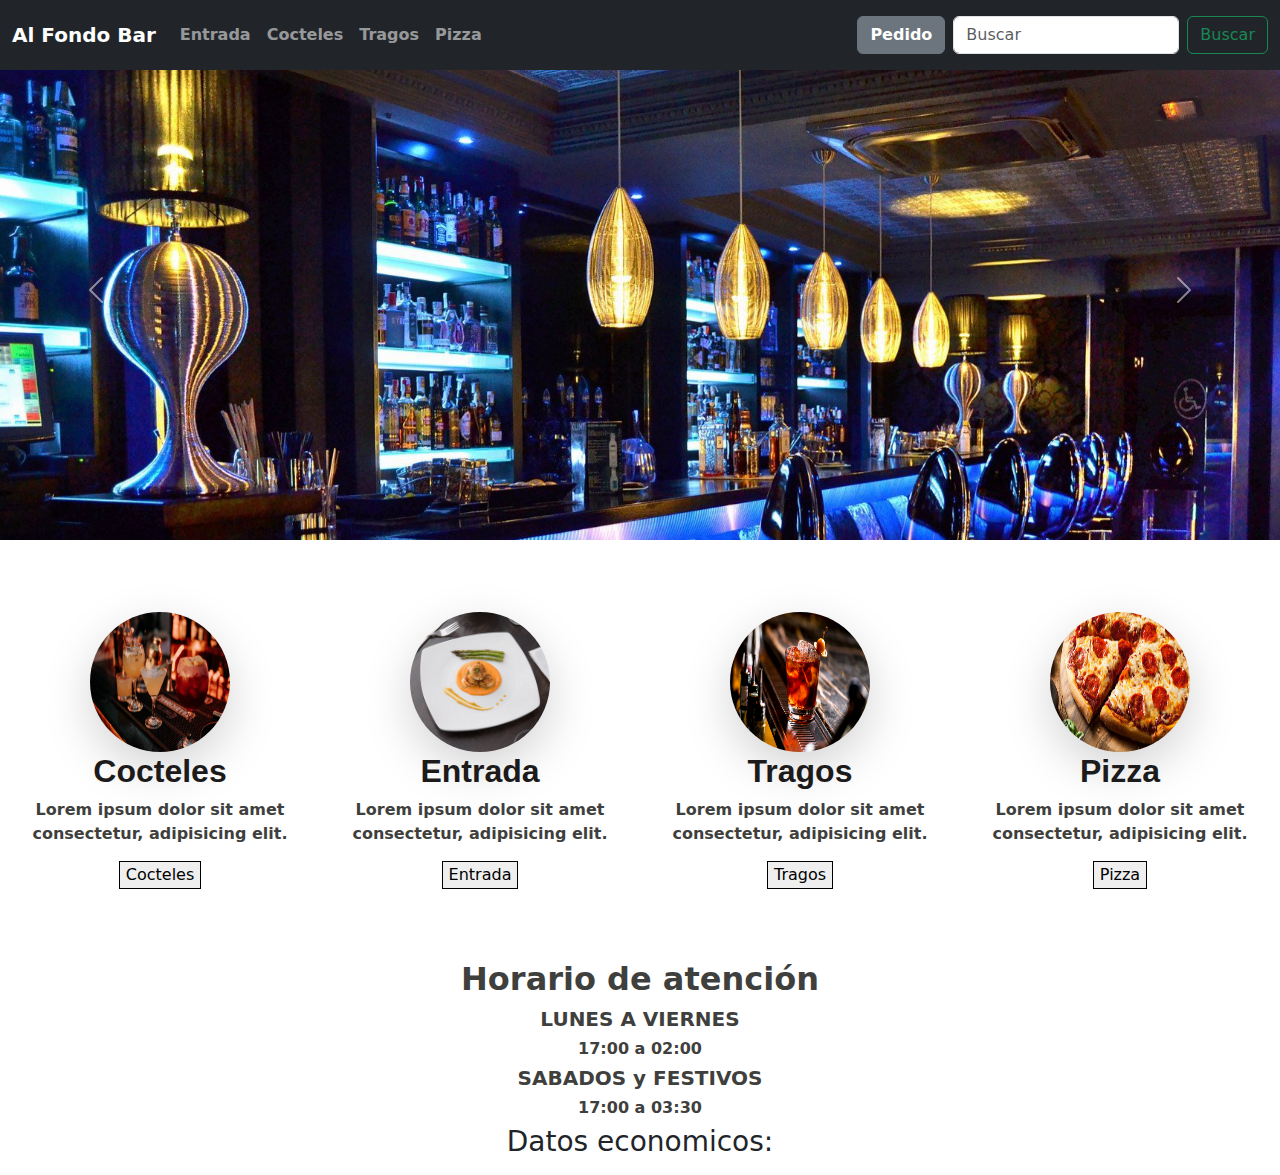
<file: index.html>
<!DOCTYPE html>
<html lang="es">

<head>
  <meta charset="UTF-8">
  <meta name="viewport" content="width=device-width, initial-scale=1.0">
  <title>Al Fondo Bar</title>
  <link rel="stylesheet" href="https://cdn.jsdelivr.net/npm/bootstrap@5.3.3/dist/css/bootstrap.min.css">
  <link rel="stylesheet" href="./assets/css/style.css">
</head>

<body>
  <!-- Barra de navegacion -->
  <nav class="navbar navbar-expand-sm navbar-dark fixed-top bg-dark">
    <div class="container-fluid">
      <a class="navbar-brand" href="index.html">Al Fondo Bar</a>
      <button class="navbar-toggler" type="button" data-bs-toggle="collapse" data-bs-target="#navbarCollapse"
        aria-controls="navbarCollapse" aria-expanded="false" aria-label="Toggle navigation">
        <span class="navbar-toggler-icon"></span>
      </button>
      <div class="collapse navbar-collapse" id="navbarCollapse">
        <ul class="navbar-nav me-auto mb-2 mb-md-0">
          <li class="nav-item">
            <a class="nav-link " aria-current="page" href="./entrada.html">Entrada</a>
          </li>
          <li class="nav-item">
            <a class="nav-link " href="./cocteles.html">Cocteles</a>
          </li>
          <li class="nav-item">
            <a class="nav-link" href="./tragos.html">Tragos</a>
          </li>
          <li class="nav-item">
            <a class="nav-link" href="./pizza.html">Pizza</a>
          </li>
        </ul>
        <a class="btn btn-secondary text-white fw-bold mx-lg-2 my-2 btn-pedido" href="./form.html">
          Pedido
        </a>
        <form class="d-flex" role="search">
          <input class="form-control me-2" type="search" placeholder="Buscar" aria-label="Search">
          <button class="btn btn-outline-success" type="buscar">Buscar</button>
        </form>
      </div>
    </div>
  </nav>

  <!-- Carrusel -->
  <div id="Auto" class="carousel slide" data-bs-ride="carousel">
    <div class="carousel-inner">
      <!--Imagenes Carrusel-->
      <div class="carousel-item active img-carrousel">
        <img src="./assets/img/bar1.jpg" class="d-block w-100" alt="...">
      </div>
      <div class="carousel-item img-carrousel">
        <img src="./assets/img/bar-1-1024x576.jpg" class="d-block w-100" alt="...">
      </div>
      <div class="carousel-item img-carrousel" >
        <img src="./assets/img/bar2.jpg" class="d-block w-100" alt="...">
      </div>
    </div>
    <button class="carousel-control-prev" type="button" data-bs-target="#Auto" data-bs-slide="prev">
      <span class="carousel-control-prev-icon" aria-hidden="true"></span>
      <span class="visually-hidden"></span>
    </button>
    <button class="carousel-control-next" type="button" data-bs-target="#Auto" data-bs-slide="next">
      <span class="carousel-control-next-icon" aria-hidden="true"></span>
      <span class="visually-hidden"></span>
    </button>
  </div>
  <div class="contenedor">
    <div id="contenedor">
      <br>
      <div class="container-fluid bg-ligth py-5 text-center">
        <div class="row ">
          <!-- Tarjeta Cocteles -->
          <div class="col-6 col-sm-6 mb-4 col-md-3">
            <img src="./assets/img/cocteles.jpeg" class="img-tarjetas rounded-circle shadow-lg" alt="...">
            <h2 class="Titulo">Cocteles</h2> <!-- Clase titulo crear clase-->
            <p>Lorem ipsum dolor sit amet consectetur, adipisicing elit. </p>
            <a href="cocteles.html"><button class="botones">Cocteles</button></a> <!-- Clase botones crear clase -->
          </div>
          <!-- Tarjeta Entrada -->
          <div class="col-6 col-sm-6 col-md-3">
            <img src="./assets/img/plato-entrada-.jpg" class="img-tarjetas rounded-circle shadow-lg" alt="...">
            <h2 class="Titulo">Entrada</h2> <!-- Clase titulo crear clase -->
            <p>Lorem ipsum dolor sit amet consectetur, adipisicing elit. </p>
            <a href="entrada.html"><button class="botones"> Entrada </button></a> <!-- Clase botones crear clase -->
          </div>
          <!-- Tarjeta Tragos -->
          <div class="col-6 col-sm-6 mb-4 col-md-3">
            <img src="./assets/img/tragos1.png" class="img-tarjetas rounded-circle shadow-lg" alt="...">
            <h2 class="Titulo">Tragos</h2> <!-- Clase titulo crear clase -->
            <p>Lorem ipsum dolor sit amet consectetur, adipisicing elit. </p>
            <a href="tragos.html"><button class="botones"> Tragos </button></a> <!-- Clase botones crear clase -->
          </div>
          <!-- Tarjeta Pizza -->
          <div class="col-6 col-sm-6 col-md-3">
            <img src="./assets/img/pizza.jpg" class="img-tarjetas rounded-circle shadow-lg" alt="...">
            <h2 class="Titulo">Pizza</h2> <!-- Clase titulo crear clase -->
            <p>Lorem ipsum dolor sit amet consectetur, adipisicing elit. </p>
            <a href="pizza.html"><button class="botones"> Pizza </button></a> <!-- Clase botones crear clase -->
          </div>
        </div>
      </div>
    </div>
    <div class="container text-center">
      <h2>Horario de atención</h2>
      <h5>LUNES A VIERNES</h5>
      <h6>17:00 a 02:00</h6>
      <h5>SABADOS y FESTIVOS</h5>
      <h6>17:00 a 03:30</h6>
    </div>
    <div class="container text-center ">
      <h3>Datos economicos:</h3>
      <ul id="datos-economicos"></ul>
    </div>
    <script src="https://cdn.jsdelivr.net/npm/bootstrap@5.3.3/dist/js/bootstrap.min.js"
      integrity="sha384-0pUGZvbkm6XF6gxjEnlmuGrJXVbNuzT9qBBavbLwCsOGabYfZo0T0to5eqruptLy"
      crossorigin="anonymous"></script>
    <script src="./assets/js/index.js"></script>
      <script src="https://cdn.jsdelivr.net/npm/bootstrap@5.3.3/dist/js/bootstrap.min.js" integrity="sha384-0pUGZvbkm6XF6gxjEnlmuGrJXVbNuzT9qBBavbLwCsOGabYfZo0T0to5eqruptLy" crossorigin="anonymous"></script>
      <script src="https://code.jquery.com/jquery-3.7.1.min.js" integrity="sha256-/JqT3SQfawRcv/BIHPThkBvs0OEvtFFmqPF/lYI/Cxo=" crossorigin="anonymous"></script>

</body>

</html>
</file>
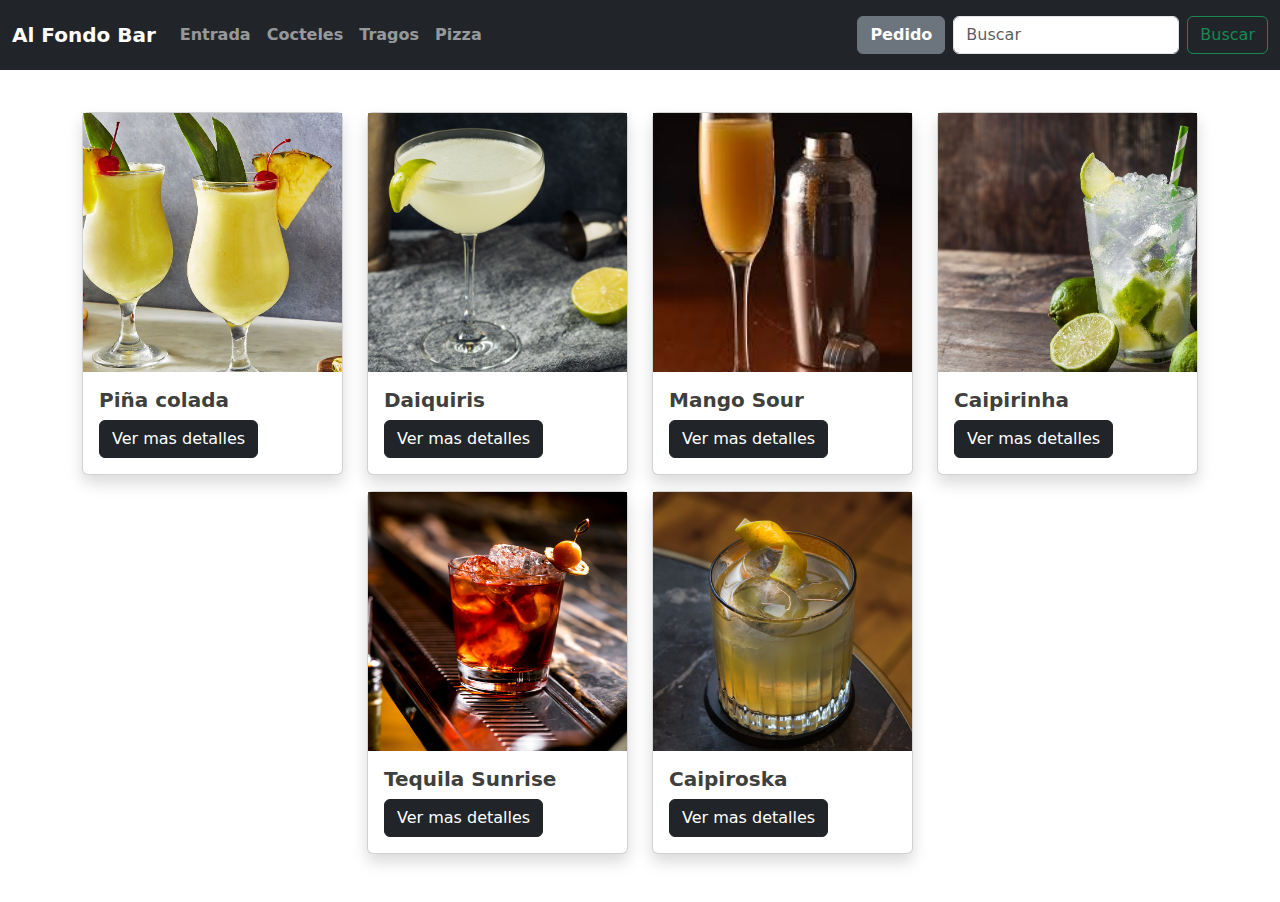
<file: cocteles.html>
<!DOCTYPE html>
<html lang="es">
<head>
  <meta charset="UTF-8">
  <meta name="viewport" content="width=device-width, initial-scale=1.0">
  <title>Al Fondo Bar</title>
  <link rel="stylesheet" href="https://cdn.jsdelivr.net/npm/bootstrap@5.3.3/dist/css/bootstrap.min.css">
  <link rel="stylesheet" href="./assets/css/style.css">
</head>
<body>
  <!-- Barra de navegacion -->
  <nav class="navbar navbar-expand-sm navbar-dark fixed-top bg-dark">
    <div class="container-fluid">
      <a class="navbar-brand" href="index.html">Al Fondo Bar</a>
      <button class="navbar-toggler" type="button" data-bs-toggle="collapse" data-bs-target="#navbarCollapse" aria-controls="navbarCollapse" aria-expanded="false" aria-label="Toggle navigation">
        <span class="navbar-toggler-icon"></span>
      </button>
      <div class="collapse navbar-collapse" id="navbarCollapse">
        <ul class="navbar-nav me-auto mb-2 mb-md-0">
          <li class="nav-item">
            <a class="nav-link " aria-current="page" href="./entrada.html">Entrada</a>
          </li>
          <li class="nav-item">
            <a class="nav-link " href="./cocteles.html">Cocteles</a>
          </li>
          <li class="nav-item">
            <a class="nav-link" href="./tragos.html">Tragos</a>
          </li>
          <li class="nav-item">
            <a class="nav-link" href="./pizza.html">Pizza</a>
          </li>
        </ul>
        <a class="btn btn-secondary text-white fw-bold mx-lg-2 my-2 btn-pedido" href="./form.html">
          Pedido
        </a>
        <form class="d-flex" role="search">
          <input class="form-control me-2" type="search" placeholder="Buscar" aria-label="Search">
          <button class="btn btn-outline-success" type="submit">Buscar</button>
        </form>
      </div>
    </div>
  </nav>
  <br>

  <!-- Tarjetas entradas -->
  <div class="container py-5 text-align-center">
    <div class="row row-gap-3 justify-content-center">
      <div class="col-12 col-sm-4 col-md-3 col-lg-3">
        <div class="card shadow">
          <div class="img-card-wallpaper" style="background-image: url(./assets/img/pina-colada.jpg);"></div>
          <div class="card-body">
            <h5 class="titulo">Piña colada</h5>
            <button class="btn btn-dark" data-bs-toggle="modal" data-bs-target="#modal-1">
              Ver mas detalles
            </button>
          </div>
        </div>
      </div>
      <br>
      <div class="col-12 col-sm-4 col-md-3 col-lg-3">
        <div class="card shadow">
          <div class="img-card-wallpaper" style="background-image: url(./assets/img/daiquiri.jpg);"></div>
          <div class="card-body">
            <h5 class="titutlo">Daiquiris</h5>
            <button class="btn btn-dark" data-bs-toggle="modal" data-bs-target="#modal-2">
              Ver mas detalles
            </button>
          </div>
        </div>
      </div>
      <br>
      <div class="col-12 col-sm-4 col-md-3 col-lg-3">
        <div class="card shadow">
          <div class="img-card-wallpaper" style="background-image: url(./assets/img/mangosour.jpg);"></div>
          <div class="card-body">
            <h5 class="titulo">Mango Sour</h5>
            <button class="btn btn-dark" data-bs-toggle="modal" data-bs-target="#modal-3">
              Ver mas detalles
            </button>
          </div>
        </div>
      </div>
      <br>
      <div class="col-12 col-sm-4 col-md-3 col-lg-3">
        <div class="card shadow">
          <div class="img-card-wallpaper" style="background-image: url(./assets/img/caipirinha.jpg);"></div>
          <div class="card-body">
            <h5 class="titulo">Caipirinha</h5>
            <button class="btn btn-dark" data-bs-toggle="modal" data-bs-target="#modal-4">
              Ver mas detalles
            </button>
          </div>
        </div>
      </div>
      <br>
      <div class="col-12 col-sm-4 col-md-3 col-lg-3">
        <div class="card shadow">
          <div class="img-card-wallpaper" style="background-image: url(./assets/img/tragos1.png);"></div>
          <div class="card-body">
            <h5 class="titulo">Tequila Sunrise</h5>
            <button class="btn btn-dark" data-bs-toggle="modal" data-bs-target="#modal-5">
              Ver mas detalles
            </button>
          </div>
        </div>
      </div>
      <br>
      <div class="col-12 col-sm-4 col-md-3 col-lg-3">
        <div class="card shadow">
          <div class="img-card-wallpaper" style="background-image: url(./assets/img/whisky-sour.jpg);"></div>
          <div class="card-body">
            <h5 class="titulo">Caipiroska</h5>
            <button class="btn btn-dark" data-bs-toggle="modal" data-bs-target="#modal-6">
              Ver mas detalles
            </button>
          </div>
        </div>
      </div>
    </div>
    <!-- Modal Cocteles -->
    <div class="modal" id="modal-1" data-bs-backdrop="static" >
      <div class="modal-dialog modal-dialog-centered">
        <div class="modal-content">
          <div class="modal-header">
            <h4 class="modal-title">Piña Colada</h4>
            <button type="button" class="btn-close" data-bs-dismiss="modal" ></button>
          </div>
          <div class="modal-body">
            <p id="contenedor">Ron blanco, crema de coco, crema de leche, azucar.</p>
          </div>
          <div class="modal-footer">
            <h5 class="titulo">5.500</h5>
            <button class="btn btn-danger" data-bs-dismiss="modal">Cancelar</button>
            <button class="btn btn-primary">Pedir</button>
          </div>
        </div>
      </div>
    </div>
    <div class="modal" id="modal-2" data-bs-backdrop="static" >
      <div class="modal-dialog">
        <div class="modal-content">
          <div class="modal-header">
            <h4 class="modal-title">Daiquiris</h4>
            <button type="button" class="btn-close" data-bs-dismiss="modal" aria-label="Close"></button>
          </div>
          <div class="modal-body">
            <p id="contenedor">Ron blanco, zumo de limon. Azucar glass</p>
          </div>
          <div class="modal-footer">
            <h5 class="titulo">4.900</h5>
            <button class="btn btn-danger" data-bs-dismiss="modal">Cancelar</button>
            <button class="btn btn-primary">Pedir</button>
          </div>
        </div>
      </div>
    </div>
    <div class="modal" id="modal-3" data-bs-backdrop="static" >
      <div class="modal-dialog">
        <div class="modal-content">
          <div class="modal-header">
            <h4 class="modal-title">Mango Sour</h4>
            <button type="button" class="btn-close" data-bs-dismiss="modal" aria-label="Close"></button>
          </div>
          <div class="modal-body">
            <p id="contenedor">Pisco, jugo de limon, pulpa mango. Azucar glass</p>
          </div>
          <div class="modal-footer">
            <h5 class="titulo">4.500</h5>
            <button class="btn btn-danger" data-bs-dismiss="modal">Cancelar</button>
            <button class="btn btn-primary">Pedir</button>
          </div>
        </div>
      </div>
    </div>
    <div class="modal" id="modal-4" data-bs-backdrop="static" >
      <div class="modal-dialog">
        <div class="modal-content">
          <div class="modal-header">
            <h4 class="modal-title">Caipirinha</h4>
            <button type="button" class="btn-close" data-bs-dismiss="modal" aria-label="Close"></button>
          </div>
          <div class="modal-body">
            <p id="contenedor">Cachaca 51, limon esmeralda, azucar glass.</p>
          </div>
          <div class="modal-footer">
            <h5 class="titulo">4.500</h5>
            <button class="btn btn-danger" data-bs-dismiss="modal">Cancelar</button>
            <button class="btn btn-primary">Pedir</button>
          </div>
        </div>
      </div>
    </div>
    <div class="modal" id="modal-5" data-bs-backdrop="static" >
      <div class="modal-dialog">
        <div class="modal-content">
          <div class="modal-header">
            <h4 class="modal-title">Tequila Sunrise</h4>
            <button type="button" class="btn-close" data-bs-dismiss="modal" aria-label="Close"></button>
          </div>
          <div class="modal-body">
            <p id="contenedor">Tequila, jugo de naranja, granadina, marrasquino.</p>
          </div>
          <div class="modal-footer">
            <h5 class="titulo">4.900</h5>
            <button class="btn btn-danger" data-bs-dismiss="modal">Cancelar</button>
            <button class="btn btn-primary">Pedir</button>
          </div>
        </div>
      </div>
    </div>
    <div class="modal" id="modal-6" data-bs-backdrop="static" >
      <div class="modal-dialog">
        <div class="modal-content">
          <div class="modal-header">
            <h4 class="modal-title">Caipiroska</h4>
            <button type="button" class="btn-close" data-bs-dismiss="modal" aria-label="Close"></button>
          </div>
          <div class="modal-body">
            <p id="contenedor">Vodka, limon esmeralda, azucar glass.</p>
          </div>
          <div class="modal-footer">
            <h5 class="titulo">4.500</h5>
            <button class="btn btn-danger" data-bs-dismiss="modal">Cancelar</button>
            <button class="btn btn-primary">Pedir</button>
          </div>
        </div>
      </div>
    </div>
  </div>
      <script src="https://cdn.jsdelivr.net/npm/bootstrap@5.3.3/dist/js/bootstrap.min.js" integrity="sha384-0pUGZvbkm6XF6gxjEnlmuGrJXVbNuzT9qBBavbLwCsOGabYfZo0T0to5eqruptLy" crossorigin="anonymous"></script>    
</body>
</html>
</file>
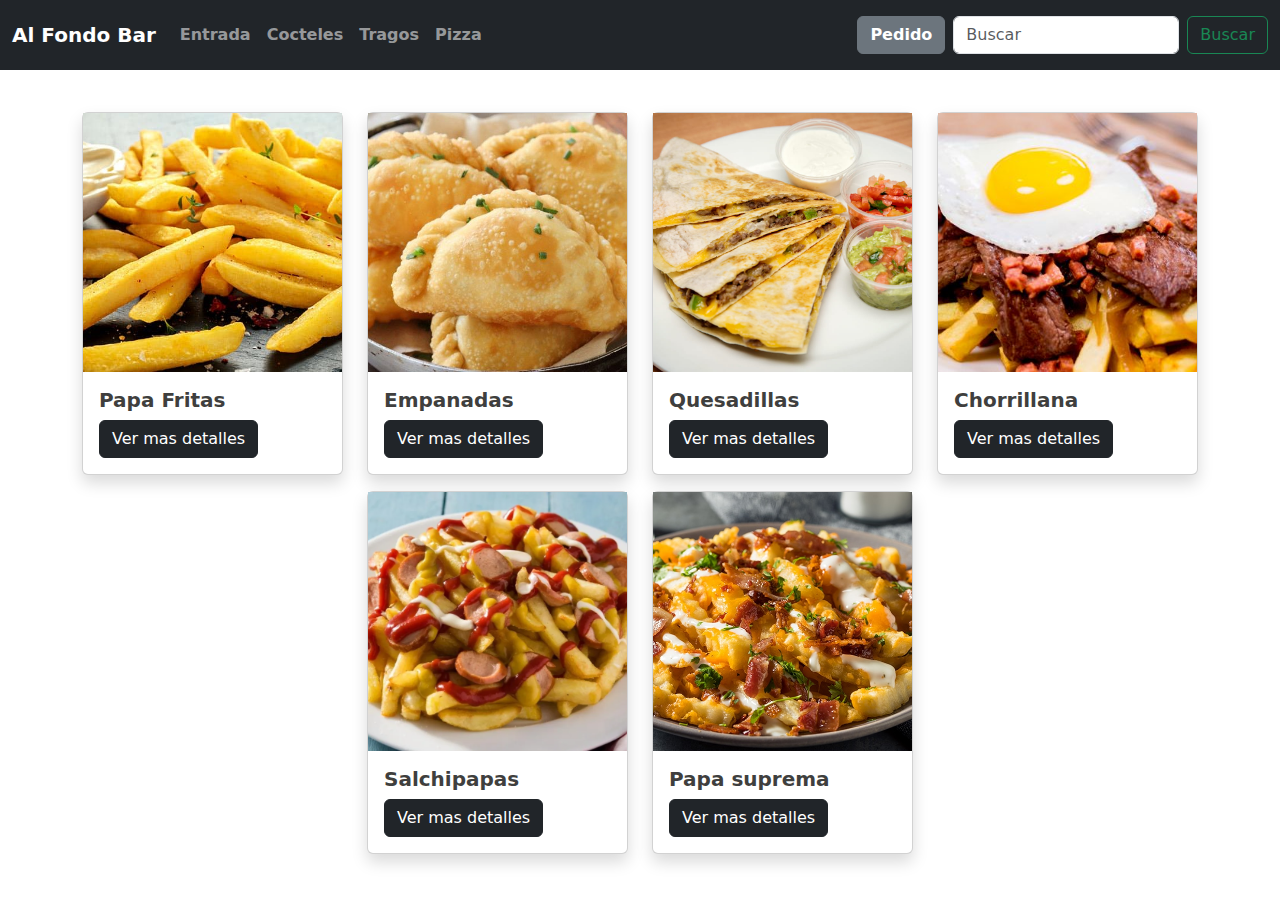
<file: entrada.html>
<!DOCTYPE html>
<html lang="es">

<head>
  <meta charset="UTF-8">
  <meta name="viewport" content="width=device-width, initial-scale=1.0">
  <title>Al Fondo Bar</title>
  <link rel="stylesheet" href="https://cdn.jsdelivr.net/npm/bootstrap@5.3.3/dist/css/bootstrap.min.css">
  <link rel="stylesheet" href="./assets/css/style.css">
</head>
</head>

<body>
  <!-- Barra de Navegacion -->
  <nav class="navbar navbar-expand-sm navbar-dark fixed-top bg-dark">
    <div class="container-fluid">
      <a class="navbar-brand" href="index.html">Al Fondo Bar</a>
      <button class="navbar-toggler" type="button" data-bs-toggle="collapse" data-bs-target="#navbarCollapse"
        aria-controls="navbarCollapse" aria-expanded="false" aria-label="Toggle navigation">
        <span class="navbar-toggler-icon"></span>
      </button>
      <div class="collapse navbar-collapse" id="navbarCollapse">
        <ul class="navbar-nav me-auto mb-2 mb-md-0">
          <li class="nav-item">
            <a class="nav-link " aria-current="page" href="./entrada.html">Entrada</a>
          </li>
          <li class="nav-item">
            <a class="nav-link " href="./cocteles.html">Cocteles</a>
          </li>
          <li class="nav-item">
            <a class="nav-link" href="./tragos.html">Tragos</a>
          </li>
          <li class="nav-item">
            <a class="nav-link" href="./pizza.html">Pizza</a>
          </li>
        </ul>
        <a class="btn btn-secondary text-white fw-bold mx-lg-2 my-2 btn-pedido" href="./form.html">
          Pedido
        </a>
        <form class="d-flex" role="search">
          <input class="form-control me-2" type="search" placeholder="Buscar" aria-label="Search">
          <button class="btn btn-outline-success" type="submit">Buscar</button>
        </form>
      </div>
    </div>
  </nav>
  <br>

  <!-- Tarjetas entradas -->
  <div class="container py-5 text-align-center">
    <div class="row row-gap-3 justify-content-center">
      <div class="col-12 col-sm-4 col-md-3 col-lg-3">
        <div class="card shadow">
          <div class="img-card-wallpaper" style="background-image: url(./assets/img/patatas-fritas.jpg);"></div>
          <div class="card-body">
            <h5 class="titulo">Papa Fritas</h5>
            <button class="btn btn-dark" data-bs-toggle="modal" data-bs-target="#modal-1">
              Ver mas detalles
            </button>
          </div>
        </div>
      </div>
      <br>
      <div class="col-12 col-sm-4 col-md-3 col-lg-3">
        <div class="card shadow">
          <div class="img-card-wallpaper" style="background-image: url(./assets/img/Empanadas.jpg);"></div>
          <div class="card-body">
            <h5 class="titutlo">Empanadas</h5>
            <button class="btn btn-dark" data-bs-toggle="modal" data-bs-target="#modal-2">
              Ver mas detalles
            </button>
          </div>
        </div>
      </div>
      <br>
      <div class="col-12 col-sm-4 col-md-3 col-lg-3">
        <div class="card shadow">
          <div class="img-card-wallpaper" style="background-image: url(./assets/img/Quesadilla.jpg);"></div>
          <div class="card-body">
            <h5 class="titulo">Quesadillas</h5>
            <button class="btn btn-dark" data-bs-toggle="modal" data-bs-target="#modal-3">
              Ver mas detalles
            </button>
          </div>
        </div>
      </div>
      <br>
      <div class="col-12 col-sm-4 col-md-3 col-lg-3">
        <div class="card shadow">
          <div class="img-card-wallpaper" style="background-image: url(./assets/img/chorrillana.jpg);"></div>
          <div class="card-body">
            <h5 class="titulo">Chorrillana</h5>
            <button class="btn btn-dark" data-bs-toggle="modal" data-bs-target="#modal-4">
              Ver mas detalles
            </button>
          </div>
        </div>
      </div>
      <br>
      <div class="col-12 col-sm-4 col-md-3 col-lg-3">
        <div class="card shadow">
          <div class="img-card-wallpaper" style="background-image: url(./assets/img/Salchipapa.png);"></div>
          <div class="card-body">
            <h5 class="titulo">Salchipapas</h5>
            <button class="btn btn-dark" data-bs-toggle="modal" data-bs-target="#modal-5">
              Ver mas detalles
            </button>
          </div>
        </div>
      </div>
      <br>
      <div class="col-12 col-sm-4 col-md-3 col-lg-3">
        <div class="card shadow">
          <div class="img-card-wallpaper" style="background-image: url(./assets/img/PAPAS-SUPREMAS.jpg);"></div>
          <div class="card-body">
            <h5 class="titulo">Papa suprema</h5>
            <button class="btn btn-dark" data-bs-toggle="modal" data-bs-target="#modal-6">
              Ver mas detalles
            </button>
          </div>
        </div>
      </div>
    </div>

    <!-- Modal Entradas -->
    <div class="modal" id="modal-1" data-bs-backdrop="static">
      <div class="modal-dialog">
        <div class="modal-content">
          <div class="modal-header">
            <h4 class="modal-title">Papa Fritas</h4>
            <button type="button" class="btn-close" data-bs-dismiss="modal" aria-label="Close"></button>
          </div>
          <div class="modal-body">
            <p id="contenedor">Lorem ipsum dolor sit, amet consectetur adipisicing elit. Ad enim quos fugit a
              consequatur illo culpa ipsum, blanditiis perferendis animi optio omnis, quod, tempora mollitia amet ut
              cupiditate dolores aspernatur.</p>
          </div>
          <div class="modal-footer">
            <h5 class="titulo">4.900</h5>
            <button class="btn btn-danger" data-bs-dismiss="modal">Cancelar</button>
            <button class="btn btn-primary">Pedir</button>
          </div>
        </div>
      </div>
    </div>
    <div class="modal" id="modal-2" data-bs-backdrop="static">
      <div class="modal-dialog">
        <div class="modal-content">
          <div class="modal-header">
            <h4 class="modal-title">Empanadas</h4>
            <button type="button" class="btn-close" data-bs-dismiss="modal" aria-label="Close"></button>
          </div>
          <div class="modal-body">
            <p id="contenedor">Lorem ipsum dolor sit, amet consectetur adipisicing elit. Ad enim quos fugit a
              consequatur illo culpa ipsum, blanditiis perferendis animi optio omnis, quod, tempora mollitia amet ut
              cupiditate dolores aspernatur.</p>
          </div>
          <div class="modal-footer">
            <h5 class="titulo">3.990</h5>
            <button class="btn btn-danger" data-bs-dismiss="modal">Cancelar</button>
            <button class="btn btn-primary">Pedir</button>
          </div>
        </div>
      </div>
    </div>
    <div class="modal" id="modal-3" data-bs-backdrop="static">
      <div class="modal-dialog">
        <div class="modal-content">
          <div class="modal-header">
            <h4 class="modal-title">Quesadillas</h4>
            <button type="button" class="btn-close" data-bs-dismiss="modal" aria-label="Close"></button>
          </div>
          <div class="modal-body">
            <p id="contenedor">Lorem ipsum dolor sit, amet consectetur adipisicing elit. Ad enim quos fugit a
              consequatur illo culpa ipsum, blanditiis perferendis animi optio omnis, quod, tempora mollitia amet ut
              cupiditate dolores aspernatur.</p>
          </div>
          <div class="modal-footer">
            <h5 class="titulo">6.490</h5>
            <button class="btn btn-danger" data-bs-dismiss="modal">Cancelar</button>
            <button class="btn btn-primary">Pedir</button>
          </div>
        </div>
      </div>
    </div>
    <div class="modal" id="modal-4" data-bs-backdrop="static">
      <div class="modal-dialog">
        <div class="modal-content">
          <div class="modal-header">
            <h4 class="modal-title">Chorrillana</h4>
            <button type="button" class="btn-close" data-bs-dismiss="modal" aria-label="Close"></button>
          </div>
          <div class="modal-body">
            <p id="contenedor">Lorem ipsum dolor sit, amet consectetur adipisicing elit. Ad enim quos fugit a
              consequatur illo culpa ipsum, blanditiis perferendis animi optio omnis, quod, tempora mollitia amet ut
              cupiditate dolores aspernatur.</p>
          </div>
          <div class="modal-footer">
            <h5 class="titulo">14.990</h5>
            <button class="btn btn-danger" data-bs-dismiss="modal">Cancelar</button>
            <button class="btn btn-primary">Pedir</button>
          </div>
        </div>
      </div>
    </div>
    <div class="modal" id="modal-5" data-bs-backdrop="static">
      <div class="modal-dialog">
        <div class="modal-content">
          <div class="modal-header">
            <h4 class="modal-title">Salchipapas</h4>
            <button type="button" class="btn-close" data-bs-dismiss="modal" aria-label="Close"></button>
          </div>
          <div class="modal-body">
            <p id="contenedor">Lorem ipsum dolor sit, amet consectetur adipisicing elit. Ad enim quos fugit a
              consequatur illo culpa ipsum, blanditiis perferendis animi optio omnis, quod, tempora mollitia amet ut
              cupiditate dolores aspernatur.</p>
          </div>
          <div class="modal-footer">
            <h5 class="titulo">4.490</h5>
            <button class="btn btn-danger" data-bs-dismiss="modal">Cancelar</button>
            <button class="btn btn-primary">Pedir</button>
          </div>
        </div>
      </div>
    </div>
    <div class="modal" id="modal-6" data-bs-backdrop="static">
      <div class="modal-dialog">
        <div class="modal-content">
          <div class="modal-header">
            <h4 class="modal-title">Papas Supremas</h4>
            <button type="button" class="btn-close" data-bs-dismiss="modal" aria-label="Close"></button>
          </div>
          <div class="modal-body">
            <p id="contenedor">Lorem ipsum dolor sit, amet consectetur adipisicing elit. Ad enim quos fugit a
              consequatur illo culpa ipsum, blanditiis perferendis animi optio omnis, quod, tempora mollitia amet ut
              cupiditate dolores aspernatur.</p>
          </div>
          <div class="modal-footer">
            <h5 class="titulo">9.990</h5>
            <button class="btn btn-danger" data-bs-dismiss="modal">Cancelar</button>
            <button class="btn btn-primary">Pedir</button>
          </div>
        </div>
      </div>
    </div>
  </div>

  <script src="https://cdn.jsdelivr.net/npm/bootstrap@5.3.3/dist/js/bootstrap.min.js"
    integrity="sha384-0pUGZvbkm6XF6gxjEnlmuGrJXVbNuzT9qBBavbLwCsOGabYfZo0T0to5eqruptLy"
    crossorigin="anonymous"></script>
</body>

</html>
</file>
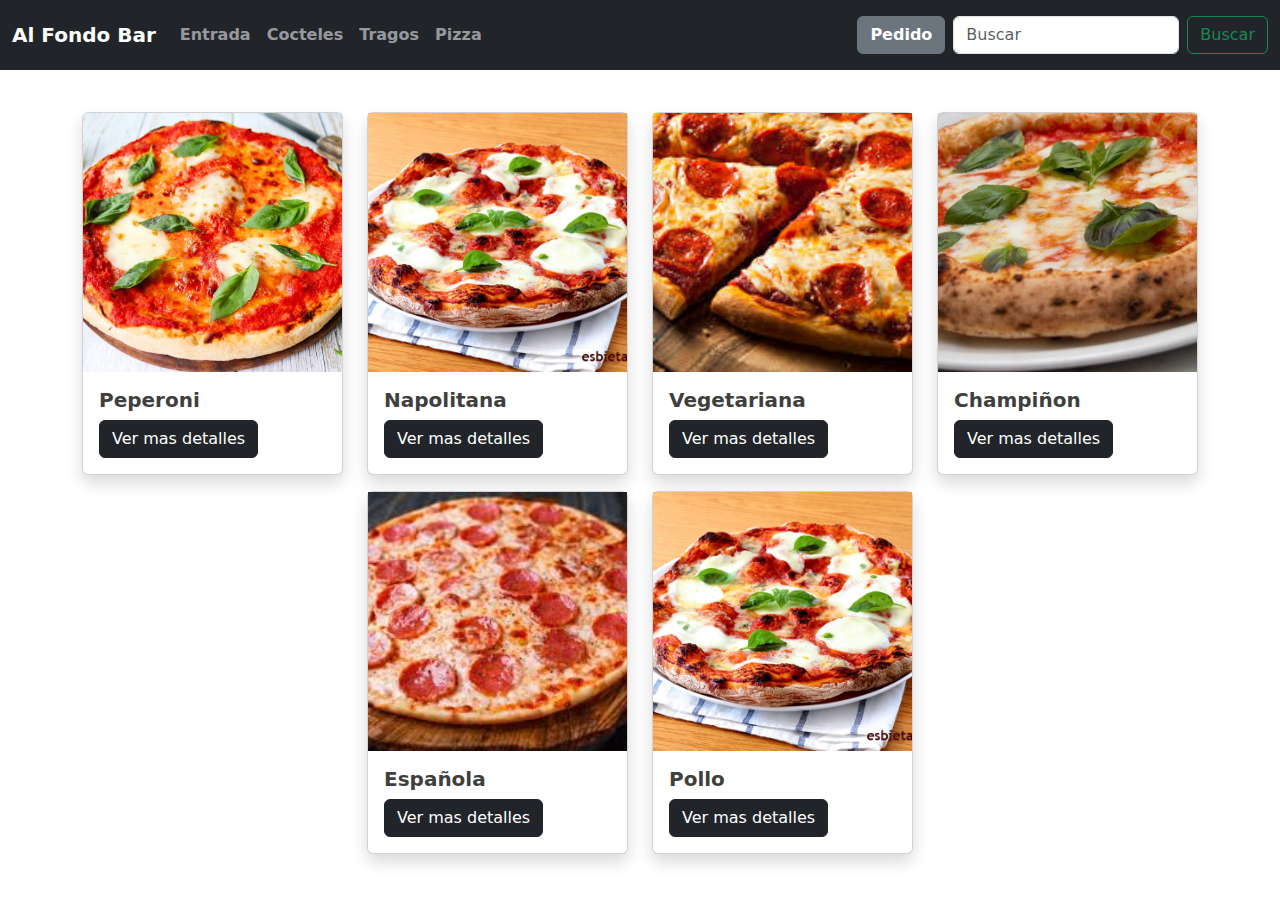
<file: pizza.html>
<!DOCTYPE html>
<html lang="es">
<head>
  <meta charset="UTF-8">
  <meta name="viewport" content="width=device-width, initial-scale=1.0">
  <title>Al Fondo Bar</title>
  <link rel="stylesheet" href="https://cdn.jsdelivr.net/npm/bootstrap@5.3.3/dist/css/bootstrap.min.css">
  <link rel="stylesheet" href="./assets/css/style.css">
</head>
<body>
  <!--Barra de navegacion -->
  <nav class="navbar navbar-expand-sm navbar-dark fixed-top bg-dark">
    <div class="container-fluid">
      <a class="navbar-brand" href="index.html">Al Fondo Bar</a>
      <button class="navbar-toggler" type="button" data-bs-toggle="collapse" data-bs-target="#navbarCollapse" aria-controls="navbarCollapse" aria-expanded="false" aria-label="Toggle navigation">
        <span class="navbar-toggler-icon"></span>
      </button>
      <div class="collapse navbar-collapse" id="navbarCollapse">
        <ul class="navbar-nav me-auto mb-2 mb-md-0">
          <li class="nav-item">
            <a class="nav-link " aria-current="page" href="./entrada.html">Entrada</a>
          </li>
          <li class="nav-item">
            <a class="nav-link " href="./cocteles.html">Cocteles</a>
          </li>
          <li class="nav-item">
            <a class="nav-link" href="./tragos.html">Tragos</a>
          </li>
          <li class="nav-item">
            <a class="nav-link" href="./pizza.html">Pizza</a>
          </li>
        </ul>
        <a class="btn btn-secondary text-white fw-bold mx-lg-2 my-2 btn-pedido" href="./form.html">
          Pedido
        </a>
        <form class="d-flex" role="search">
          <input class="form-control me-2" type="search" placeholder="Buscar" aria-label="Search">
          <button class="btn btn-outline-success" type="submit">Buscar</button>
        </form>
      </div>
    </div>
  </nav>
  <br>

  <div class="container py-5 text-align-center">
    <div class="row row-gap-3 justify-content-center">
      <div class="col-12 col-sm-4 col-md-3 col-lg-3">
        <div class="card shadow">
          <div class="img-card-wallpaper" style="background-image: url(./assets/img/pizza-margarita.jpg);"></div>
          <div class="card-body">
            <h5 class="titulo">Peperoni</h5>
            <button class="btn btn-dark" data-bs-toggle="modal" data-bs-target="#modal-1">
              Ver mas detalles
            </button>
          </div>
        </div>
      </div>
      <br>
      <div class="col-12 col-sm-4 col-md-3 col-lg-3">
        <div class="card shadow">
          <div class="img-card-wallpaper" style="background-image: url(./assets/img/pizza-mozzarella.jpg);"></div>
          <div class="card-body">
            <h5 class="titutlo">Napolitana</h5>
            <button class="btn btn-dark" data-bs-toggle="modal" data-bs-target="#modal-2">
              Ver mas detalles
            </button>
          </div>
        </div>
      </div>
      <br>
      <div class="col-12 col-sm-4 col-md-3 col-lg-3">
        <div class="card shadow">
          <div class="img-card-wallpaper" style="background-image: url(./assets/img/pizza.jpg);"></div>
          <div class="card-body">
            <h5 class="titulo">Vegetariana</h5>
            <button class="btn btn-dark" data-bs-toggle="modal" data-bs-target="#modal-3">
              Ver mas detalles
            </button>
          </div>
        </div>
      </div>
      <br>
      <div class="col-12 col-sm-4 col-md-3 col-lg-3">
        <div class="card shadow">
          <div class="img-card-wallpaper" style="background-image: url(./assets/img/napolitana.jpg);"></div>
          <div class="card-body">
            <h5 class="titulo">Champiñon</h5>
            <button class="btn btn-dark" data-bs-toggle="modal" data-bs-target="#modal-4">
              Ver mas detalles
            </button>
          </div>
        </div>
      </div>
      <br>
      <div class="col-12 col-sm-4 col-md-3 col-lg-3">
        <div class="card shadow">
          <div class="img-card-wallpaper" style="background-image: url(./assets/img/peperoni.jpg);"></div>
          <div class="card-body">
            <h5 class="titulo">Española</h5>
            <button class="btn btn-dark" data-bs-toggle="modal" data-bs-target="#modal-5">
              Ver mas detalles
            </button>
          </div>
        </div>
      </div>
      <br>
      <div class="col-12 col-sm-4 col-md-3 col-lg-3">
        <div class="card shadow">
          <div class="img-card-wallpaper" style="background-image: url(./assets/img/pizza-mozzarella.jpg);"></div>
          <div class="card-body">
            <h5 class="titulo">Pollo</h5>
            <button class="btn btn-dark" data-bs-toggle="modal" data-bs-target="#modal-6">
              Ver mas detalles
            </button>
          </div>
        </div>
      </div>
    </div>
    <!-- Modal Entradas -->
    <div class="modal" id="modal-1" data-bs-backdrop="static" >
      <div class="modal-dialog">
        <div class="modal-content">
          <div class="modal-header">
            <h4 class="modal-title">Peperoni</h4>
            <button type="button" class="btn-close" data-bs-dismiss="modal" aria-label="Close"></button>
          </div>
          <div class="modal-body">
            <p id="contenedor">Queso mazzarella, peperoni, oregano</p>
          </div>
          <div class="modal-footer">
            <h5 class="titulo">10.900</h5>
            <button class="btn btn-danger" data-bs-dismiss="modal">Cancelar</button>
            <button class="btn btn-primary">Pedir</button>
          </div>
        </div>
      </div>
    </div>
    <div class="modal" id="modal-2" data-bs-backdrop="static">
      <div class="modal-dialog">
        <div class="modal-content">
          <div class="modal-header">
            <h4 class="modal-title">Napolitana</h4>
            <button type="button" class="btn-close" data-bs-dismiss="modal" aria-label="Close"></button>
          </div>
          <div class="modal-body">
            <p id="contenedor">Queso mazzarella, jamon, tomate, aceituna, oregano</p>
          </div>
          <div class="modal-footer">
            <h5 class="titulo">10.900</h5>
            <button class="btn btn-danger" data-bs-dismiss="modal">Cancelar</button>
            <button class="btn btn-primary">Pedir</button>
          </div>
        </div>
      </div>
    </div>
    <div class="modal" id="modal-3" data-bs-backdrop="static">
      <div class="modal-dialog">
        <div class="modal-content">
          <div class="modal-header">
            <h4 class="modal-title">Vegetariana</h4>
            <button type="button" class="btn-close" data-bs-dismiss="modal" aria-label="Close"></button>
          </div>
          <div class="modal-body">
            <p id="contenedor">Queso mazzarella, choclo, tomate, champiñon, pimenton, oregano</p>          
          </div>
          <div class="modal-footer">
            <h5 class="titulo">10.900</h5>
            <button class="btn btn-danger" data-bs-dismiss="modal">Cancelar</button>
            <button class="btn btn-primary">Pedir</button>
          </div>
        </div>
      </div>
    </div>
    <div class="modal" id="modal-4" data-bs-backdrop="static">
      <div class="modal-dialog">
        <div class="modal-content">
          <div class="modal-header">
            <h4 class="modal-title">Champiñon</h4>
            <button type="button" class="btn-close" data-bs-dismiss="modal" aria-label="Close"></button>
          </div>
          <div class="modal-body">
            <p id="contenedor">Queso mazzarella, champiñon, tomate, aceituna, oregano</p>          
          </div>
          <div class="modal-footer">
            <h5 class="titulo">10.900</h5>
            <button class="btn btn-danger" data-bs-dismiss="modal">Cancelar</button>
            <button class="btn btn-primary">Pedir</button>
          </div>
        </div>
      </div>
    </div>
    <div class="modal" id="modal-5" data-bs-backdrop="static">
      <div class="modal-dialog">
        <div class="modal-content">
          <div class="modal-header">
            <h4 class="modal-title">Española</h4>
            <button type="button" class="btn-close" data-bs-dismiss="modal" aria-label="Close"></button>
          </div>
          <div class="modal-body">
            <p id="contenedor">Queso mazzarella, choricillo, tomate, aceituna, oregano</p>          
          </div>
          <div class="modal-footer">
            <h5 class="titulo">10.900</h5>
            <button class="btn btn-danger" data-bs-dismiss="modal">Cancelar</button>
            <button class="btn btn-primary">Pedir</button>
          </div>
        </div>
      </div>
    </div>
    <div class="modal" id="modal-6" data-bs-backdrop="static">
      <div class="modal-dialog">
        <div class="modal-content">
          <div class="modal-header">
            <h4 class="modal-title">Pollo</h4>
            <button type="button" class="btn-close" data-bs-dismiss="modal" aria-label="Close"></button>
          </div>
          <div class="modal-body">
            <p id="contenedor">Queso mazzarella, pollo, champiñon, tomate, aceituna, oregano</p>
          </div>
          <div class="modal-footer">
            <h5 class="titulo">10.900</h5>
            <button class="btn btn-danger" data-bs-dismiss="modal">Cancelar</button>
            <button class="btn btn-primary">Pedir</button>
          </div>
        </div>
      </div>
    </div>
  </div>
    
      <script src="https://cdn.jsdelivr.net/npm/bootstrap@5.3.3/dist/js/bootstrap.min.js" integrity="sha384-0pUGZvbkm6XF6gxjEnlmuGrJXVbNuzT9qBBavbLwCsOGabYfZo0T0to5eqruptLy" crossorigin="anonymous"></script>    
</body>
</html>
</file>
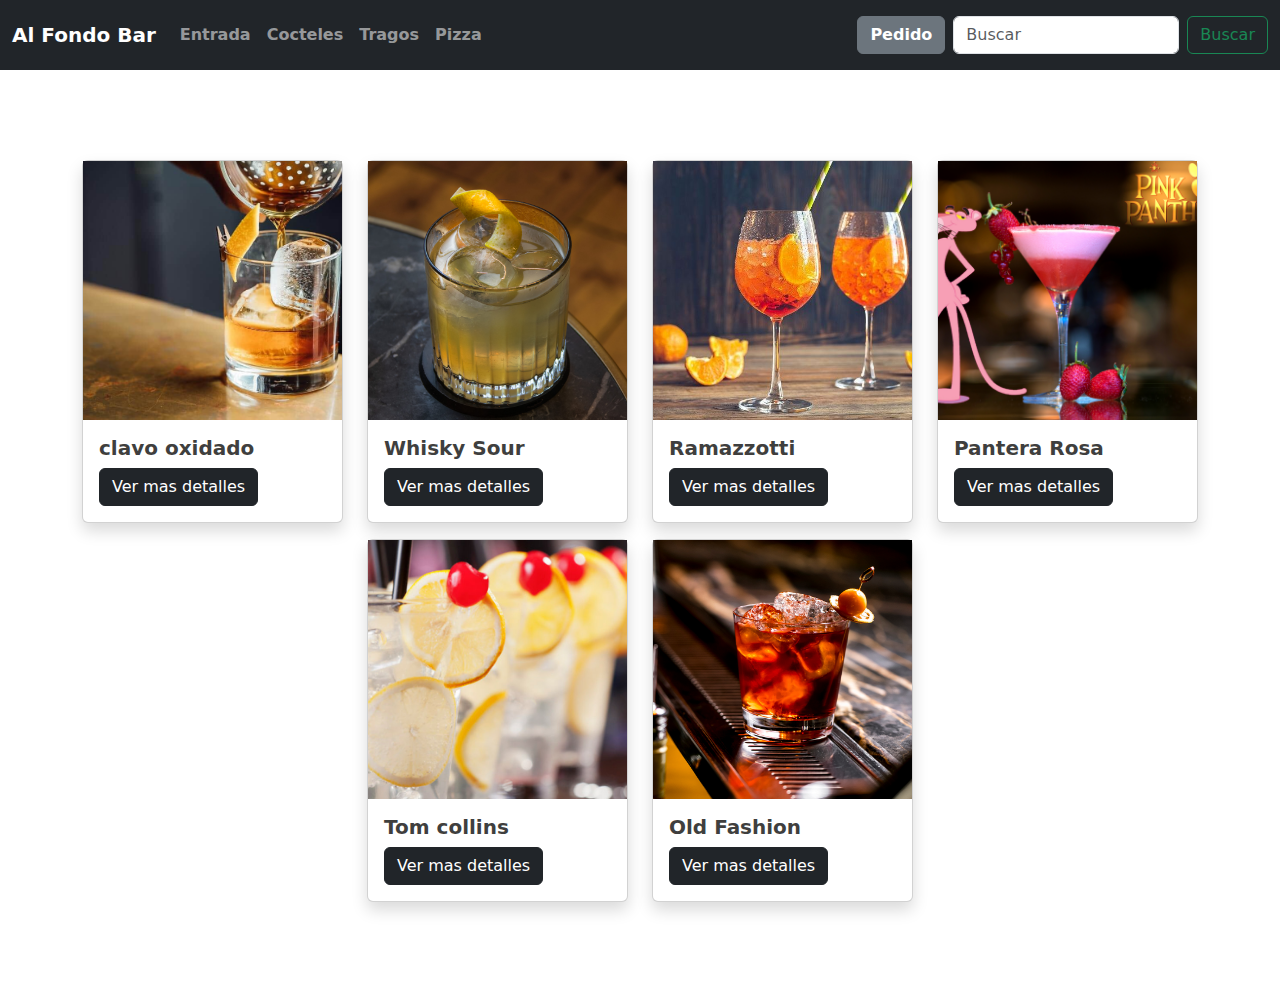
<file: tragos.html>
<!DOCTYPE html>
<html lang="es">
<head>
  <meta charset="UTF-8">
  <meta name="viewport" content="width=device-width, initial-scale=1.0">
  <title>Al Fondo Bar</title>
  <link rel="stylesheet" href="https://cdn.jsdelivr.net/npm/bootstrap@5.3.3/dist/css/bootstrap.min.css">
  <link rel="stylesheet" href="./assets/css/style.css">
</head>
<body>
  <!-- Barra de navegacion-->
  <nav class="navbar navbar-expand-sm navbar-dark fixed-top bg-dark">
    <div class="container-fluid">
      <a class="navbar-brand" href="index.html">Al Fondo Bar</a>
      <button class="navbar-toggler" type="button" data-bs-toggle="collapse" data-bs-target="#navbarCollapse" aria-controls="navbarCollapse" aria-expanded="false" aria-label="Toggle navigation">
        <span class="navbar-toggler-icon"></span>
      </button>
      <div class="collapse navbar-collapse" id="navbarCollapse">
        <ul class="navbar-nav me-auto mb-2 mb-md-0">
          <li class="nav-item">
            <a class="nav-link " aria-current="page" href="./entrada.html">Entrada</a>
          </li>
          <li class="nav-item">
            <a class="nav-link " href="./cocteles.html">Cocteles</a>
          </li>
          <li class="nav-item">
            <a class="nav-link" href="./tragos.html">Tragos</a>
          </li>
          <li class="nav-item">
            <a class="nav-link" href="./pizza.html">Pizza</a>
          </li>
        </ul>
        <a class="btn btn-secondary text-white fw-bold mx-lg-2 my-2 btn-pedido" href="./form.html">
          Pedido
        </a>
        <form class="d-flex" role="search">
          <input class="form-control me-2" type="search" placeholder="Buscar" aria-label="Search">
          <button class="btn btn-outline-success" type="submit">Buscar</button>
        </form>
      </div>
    </div>
  </nav>
  <br>

  <div class="container py-5 text-align-center">
    <div class="row row-gap-3 justify-content-center">
      <!-- Tarjetas Tragos -->
      <div class="container py-5 text-align-center">
    <div class="row row-gap-3 justify-content-center">
      <div class="col-12 col-sm-4 col-md-3 col-lg-3">
        <div class="card shadow">
          <div class="img-card-wallpaper" style="background-image: url(./assets/img/clavo-oxidado.jpg);"></div>
          <div class="card-body">
            <h5 class="titulo">clavo oxidado</h5>
            <button class="btn btn-dark" data-bs-toggle="modal" data-bs-target="#modal-1">
              Ver mas detalles
            </button>
          </div>
        </div>
      </div>
      <br>
      <div class="col-12 col-sm-4 col-md-3 col-lg-3">
        <div class="card shadow">
          <div class="img-card-wallpaper" style="background-image: url(./assets/img/whisky-sour.jpg);"></div>
          <div class="card-body">
            <h5 class="titulo">Whisky Sour</h5>
            <button class="btn btn-dark" data-bs-toggle="modal" data-bs-target="#modal-2">
              Ver mas detalles
            </button>
          </div>
        </div>
      </div>
      <br>
      <div class="col-12 col-sm-4 col-md-3 col-lg-3">
        <div class="card shadow">
          <div class="img-card-wallpaper" style="background-image: url(./assets/img/ramazzotti.jpg);"></div>
          <div class="card-body">
            <h5 class="titulo">Ramazzotti</h5>
            <button class="btn btn-dark" data-bs-toggle="modal" data-bs-target="#modal-3">
              Ver mas detalles
            </button>
          </div>
        </div>
      </div>
      <br>
      <div class="col-12 col-sm-4 col-md-3 col-lg-3">
        <div class="card shadow">
          <div class="img-card-wallpaper" style="background-image: url(./assets/img/pantera-rosa.jpg);"></div>
          <div class="card-body">
            <h5 class="titulo">Pantera Rosa</h5>
            <button class="btn btn-dark" data-bs-toggle="modal" data-bs-target="#modal-4">
              Ver mas detalles
            </button>
          </div>
        </div>
      </div>
      <br>
      <div class="col-12 col-sm-4 col-md-3 col-lg-3">
        <div class="card shadow">
          <div class="img-card-wallpaper" style="background-image: url(./assets/img/tom-collins.jpg);"></div>
          <div class="card-body">
            <h5 class="titulo">Tom collins</h5>
            <button class="btn btn-dark" data-bs-toggle="modal" data-bs-target="#modal-5">
              Ver mas detalles
            </button>
          </div>
        </div>
      </div>
      <br>
      <div class="col-12 col-sm-4 col-md-3 col-lg-3">
        <div class="card shadow">
          <div class="img-card-wallpaper" style="background-image: url(./assets/img/tragos1.png);"></div>
          <div class="card-body">
            <h5 class="titulo">Old Fashion</h5>
            <button class="btn btn-dark" data-bs-toggle="modal" data-bs-target="#modal-6">
              Ver mas detalles
            </button>
          </div>
        </div>
      </div>
    </div>
    <!-- Modal Tragos-->
    <div class="modal" id="modal-1" data-bs-backdrop="static" >
      <div class="modal-dialog modal-dialog-centered">
        <div class="modal-content">
          <div class="modal-header">
            <h4 class="modal-title">Clavo Oxidado</h4>
            <button type="button" class="btn-close" data-bs-dismiss="modal" ></button>
          </div>
          <div class="modal-body">
            <p id="contenedor">Drambuie, whisky y marrasquino</p>
          </div>
          <div class="modal-footer">
            <h5 class="titulo">5.900</h5>
            <button class="btn btn-danger" data-bs-dismiss="modal">Cancelar</button>
            <button class="btn btn-primary">Pedir</button>
          </div>
        </div>
      </div>
    </div>
    <div class="modal" id="modal-2" data-bs-backdrop="static" >
      <div class="modal-dialog">
        <div class="modal-content">
          <div class="modal-header">
            <h4 class="modal-title">Whisky Sour</h4>
            <button type="button" class="btn-close" data-bs-dismiss="modal" aria-label="Close"></button>
          </div>
          <div class="modal-body">
            <p id="contenedor">Zumo de limon, albumina, whisky.</p>
          </div>
          <div class="modal-footer">
            <h5 class="titulo">4.900</h5>
            <button class="btn btn-danger" data-bs-dismiss="modal">Cancelar</button>
            <button class="btn btn-primary">Pedir</button>
          </div>
        </div>
      </div>
    </div>
    <div class="modal" id="modal-3" data-bs-backdrop="static" >
      <div class="modal-dialog">
        <div class="modal-content">
          <div class="modal-header">
            <h4 class="modal-title">Ramazzotti</h4>
            <button type="button" class="btn-close" data-bs-dismiss="modal" aria-label="Close"></button>
          </div>
          <div class="modal-body">
            <p id="contenedor">Champangne, ramazzotti, tonica, arandano.</p>
          </div>
          <div class="modal-footer">
            <h5 class="titulo">5.900</h5>
            <button class="btn btn-danger" data-bs-dismiss="modal">Cancelar</button>
            <button class="btn btn-primary">Pedir</button>
          </div>
        </div>
      </div>
    </div>
    <div class="modal" id="modal-4" data-bs-backdrop="static" >
      <div class="modal-dialog">
        <div class="modal-content">
          <div class="modal-header">
            <h4 class="modal-title">Pantera Rosa</h4>
            <button type="button" class="btn-close" data-bs-dismiss="modal" aria-label="Close"></button>
          </div>
          <div class="modal-body">
            <p id="contenedor">Pisco, Crema de leche, jugo de piña, jugo de frutilla, azucar glass.</p>
          </div>
          <div class="modal-footer">
            <h5 class="titulo">4.900</h5>
            <button class="btn btn-danger" data-bs-dismiss="modal">Cancelar</button>
            <button class="btn btn-primary">Pedir</button>
          </div>
        </div>
      </div>
    </div>
    <div class="modal" id="modal-5" data-bs-backdrop="static" >
      <div class="modal-dialog">
        <div class="modal-content">
          <div class="modal-header">
            <h4 class="modal-title">Tom Collins</h4>
            <button type="button" class="btn-close" data-bs-dismiss="modal" aria-label="Close"></button>
          </div>
          <div class="modal-body">
            <p id="contenedor">Gin, zumo de limon, agua gasificada, marrasquino, azucar.</p>
          </div>
          <div class="modal-footer">
            <h5 class="titulo">5.500</h5>
            <button class="btn btn-danger" data-bs-dismiss="modal">Cancelar</button>
            <button class="btn btn-primary">Pedir</button>
          </div>
        </div>
      </div>
    </div>
    <div class="modal" id="modal-6" data-bs-backdrop="static" >
      <div class="modal-dialog">
        <div class="modal-content">
          <div class="modal-header">
            <h4 class="modal-title">Old Fashion</h4>
            <button type="button" class="btn-close" data-bs-dismiss="modal" aria-label="Close"></button>
          </div>
          <div class="modal-body">
            <p id="contenedor">Whisky, marrasquino, azucar morena, biter angostura, piel de naranja.</p>
          </div>
          <div class="modal-footer">
            <h5 class="titulo">4.900</h5>
            <button class="btn btn-danger" data-bs-dismiss="modal">Cancelar</button>
            <button class="btn btn-primary">Pedir</button>
          </div>
        </div>
      </div>
    </div>
  </div>

    
      <script src="https://cdn.jsdelivr.net/npm/bootstrap@5.3.3/dist/js/bootstrap.min.js" integrity="sha384-0pUGZvbkm6XF6gxjEnlmuGrJXVbNuzT9qBBavbLwCsOGabYfZo0T0to5eqruptLy" crossorigin="anonymous"></script>    
</body>
</html>
</file>
<file: assets/css/style.css>
#contenedor {
    color:#a9a9a9;
    background-color: #fff;
    font-weight: bold;
}

.container-fluid {
    color:#3f3f3e;
    font-weight: bold;
}

.Titulo {
    color: #1c1a1a;
    font-family:'Gill Sans', 'Gill Sans MT', Calibri, 'Trebuchet MS', sans-serif;
}

.botones {
    border: 0 solid;
    box-shadow: inset 0 0 20px #ffffff00;
    outline: 1px solid;
    text-shadow: none;
    -webkit-transition: all 1250ms cubic-bezier(0.19, 1, 0.22, 1);
    transition: all 1250ms cubic-bezier(0.19, 1, 0.22, 1);
    outline-color: #000;
    outline-offset: 0px;
}

.botones:hover {
    border: 1px solid;
    box-shadow: inset 0 0 20px #ffffff80, 0 0 20px #ffffff33;
    outline-offset: 15px;
    outline-color: #ffffff00;
    text-shadow: 1px 1px 2px #427388;
}

h2, h5, h6 {
    color:#3f3f3e;
    font-weight: bold;
}

.img-tarjetas {
    width: 140px;
    height: 140px;
}

body {
    padding-top: 2.5rem;
}

.img-card-wallpaper {
    width: 100%;
    aspect-ratio: 1/1;
    background-position: center;
    background-repeat: no-repeat;
    background-size: cover;
}

.btn-pedido {
    width: 100%;
}

@media (min-width: 992px) {
    .btn-pedido {
        width: auto;
    }
}

.img-carrousel{
    max-height: 500px;
}
</file>
